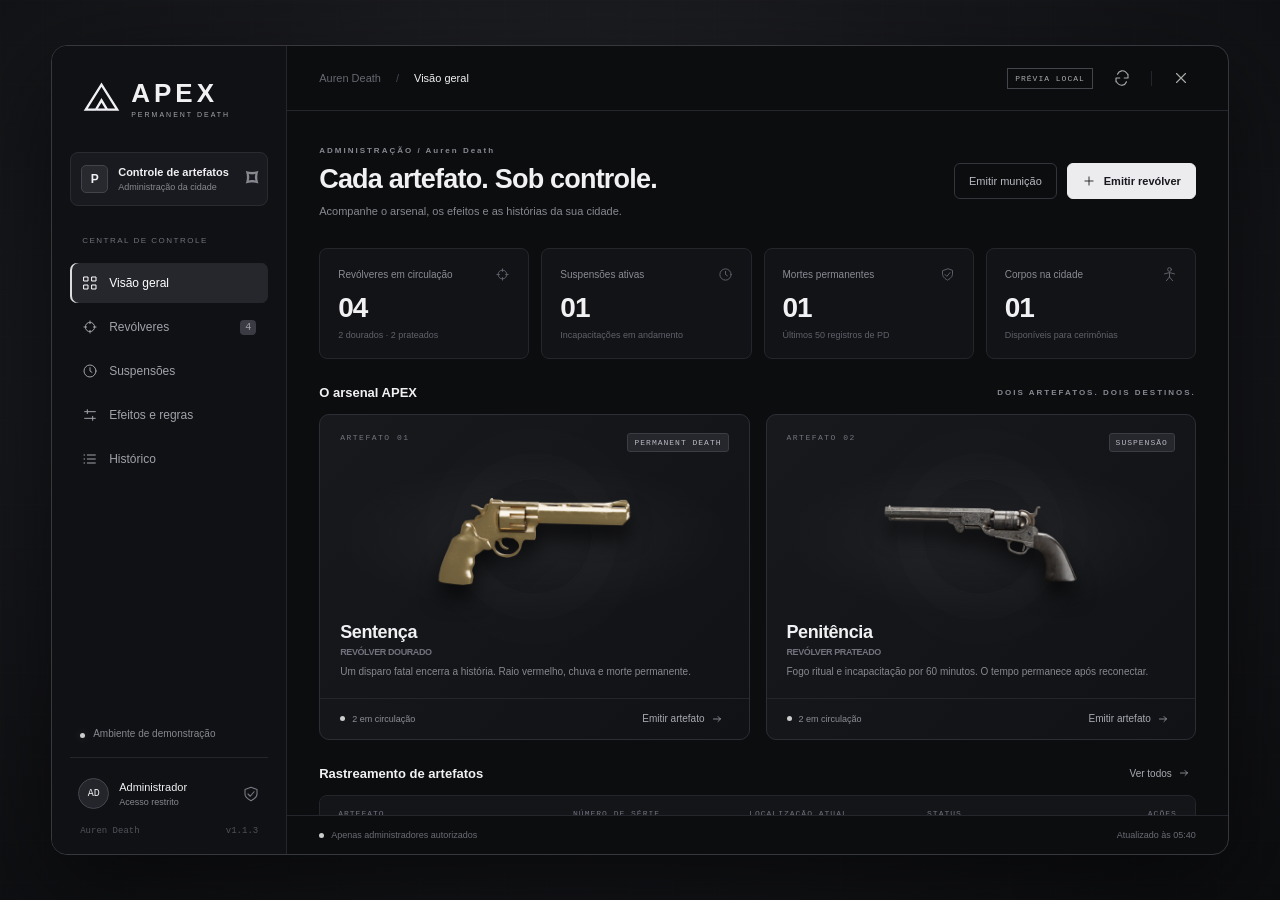
<file: DEV.HTML>
<!doctype html>
<html lang="pt-BR">
<head><meta charset="utf-8"><meta name="viewport" content="width=device-width,initial-scale=1"><title>Auren Death • Controle administrativo</title><style>@charset "UTF-8";
:root{color-scheme:normal;background:transparent;--bg:#0c0d0f;--panel:#121316;--line:#25262b;--text:#f1f1f3;--muted:#878890;--soft:#b5b6bd;--sans:"Segoe UI",Arial,sans-serif;--mono:Consolas,"Courier New",monospace}
.shell,dialog,#suspension-hud,#sentence{color-scheme:dark}
.heading-actions{display:flex;gap:10px;flex-wrap:wrap;justify-content:flex-end}
*{box-sizing:border-box}html,body{margin:0;width:100%;height:100%;overflow:hidden}body{font-family:var(--sans);color:var(--text);background:transparent;font-size:13px;-webkit-font-smoothing:antialiased}body.dev{background:radial-gradient(ellipse at 45% 40%,#303136 0,#17181c 55%,#0c0d0f 100%)}body.dev:before{content:"";position:fixed;inset:0;background-image:linear-gradient(#ffffff02 1px,transparent 1px),linear-gradient(90deg,#ffffff02 1px,transparent 1px);background-size:42px 42px;pointer-events:none}
button,input,select{font:inherit}button{cursor:pointer}button:disabled{opacity:.4;cursor:wait}button,a,input,select{outline-offset:4px}button:focus-visible,a:focus-visible{outline:2px solid #aaa}button{color:inherit}a{color:inherit;text-decoration:none}[hidden]{display:none!important}svg{display:block;width:18px;height:18px}button svg{pointer-events:none}.shell{position:absolute;inset:5vh 4vw;max-width:1420px;max-height:940px;margin:auto;display:flex;background:var(--bg);border:1px solid #37383d;border-radius:16px;box-shadow:0 30px 100px #0009;overflow:hidden;animation:appear .24s ease}.sidebar{width:235px;flex-shrink:0;background:#101114;border-right:1px solid var(--line);padding:32px 18px 18px;display:flex;flex-direction:column}.brand{display:flex;gap:11px;align-items:center;padding:0 13px;font-size:26px;letter-spacing:4px;font-weight:750}.brand svg{width:37px;height:35px}.brand-sub{display:block;letter-spacing:2px;font-size:7px;font-weight:500;color:#a4a5ac;margin-top:2px}.workspace{display:flex;align-items:center;gap:10px;background:#191a1f;border:1px solid #2a2b31;border-radius:8px;margin:34px 0 30px;padding:12px 10px;font-size:11px;font-weight:600}.workspace small{display:block;color:var(--muted);font-size:9px;font-weight:400;margin-top:4px}.workspace-symbol{border:1px solid #42434b;border-radius:5px;width:27px;height:28px;display:grid;place-items:center;font-size:12px;background:#28292f}.lock{margin-left:auto;color:var(--muted);font-size:22px}.nav-label{font-size:8px;letter-spacing:1.5px;color:#70717a;margin:0 12px 14px}.nav{display:flex;align-items:center;gap:11px;width:100%;padding:12px;border:0;background:none;border-radius:7px;text-align:left;color:#a1a2aa;margin:4px 0;font-size:12px}.nav:hover{background:#1b1c21;color:white}.nav.active{color:#fff;background:#26272d;box-shadow:inset 2px 0 0 #ddd}.nav svg{width:16px;height:16px}.nav-count{margin-left:auto;font:10px var(--mono);background:#3b3c43;padding:2px 5px;border-radius:4px}.sidebar-bottom{margin-top:auto}.connection{border-bottom:1px solid var(--line);padding:18px 10px;display:flex;gap:8px;font-size:10px;color:var(--muted)}.connection i,.small-dot{width:5px;height:5px;display:inline-block;border-radius:50%;background:#ccc;flex-shrink:0}.connection i{margin-top:5px;box-shadow:0 0 8px #ffffff30}.profile{display:flex;align-items:center;gap:10px;padding:20px 8px 17px;font-size:11px}.profile small{display:block;color:var(--muted);font-size:9px;margin-top:4px}.profile>span{margin-left:auto;color:#777883}.avatar{display:grid;place-items:center;border:1px solid #44454d;border-radius:50%;width:31px;height:31px;font:10px var(--mono);background:#24252b}.version{color:#51525b;display:flex;justify-content:space-between;margin:0 10px;font:9px var(--mono)}.main{flex:1;min-width:0;display:flex;flex-direction:column}.topbar{height:65px;min-height:65px;border-bottom:1px solid var(--line);display:flex;align-items:center;justify-content:space-between;padding:0 32px;font-size:11px}.breadcrumb{color:#666771}.slash{margin:0 15px;color:#44454e}.topbar-actions{display:flex;gap:14px;align-items:center}.preview-label{font:8px var(--mono);letter-spacing:1px;border:1px solid #45464d;padding:5px 7px;color:#aaa}.icon-button{border:0;background:none;display:grid;place-items:center;color:#aaa;padding:6px;border-radius:5px}.icon-button:hover{color:#fff;background:#292a30}.divider{height:15px;width:1px;background:var(--line)}main{padding:30px 32px 24px;overflow:auto;flex:1;scrollbar-width:thin;scrollbar-color:#3a3b42 transparent}footer{height:39px;min-height:39px;border-top:1px solid var(--line);display:flex;align-items:center;justify-content:space-between;padding:0 32px;color:#6b6c75;font-size:9px}footer span{display:flex;gap:7px;align-items:center}.page-heading{display:flex;justify-content:space-between;align-items:center;gap:20px;margin-bottom:27px}.eyebrow{font-size:8px;letter-spacing:2px;color:#878892;font-weight:600}h1{font-size:27px;letter-spacing:-.8px;margin:8px 0 7px;font-weight:600}h2{font-size:18px;font-weight:600;letter-spacing:-.4px;margin:8px 0}h3{font-size:13px;font-weight:600;margin:0}p{color:var(--muted);font-size:11px;line-height:1.7;margin:0}.button{display:inline-flex;align-items:center;justify-content:center;gap:8px;border:1px solid #33343c;border-radius:6px;padding:10px 14px;font-size:11px;min-height:36px;background:#23242a;transition:background .15s}.button svg{width:14px;height:14px}.button.primary{background:#ececee;border-color:#ececee;color:#18191d;font-weight:600}.button.primary:hover{background:#fff}.button.secondary{background:transparent;color:#b8b9c1}.button.secondary:hover{background:#25262c}.button.small{min-height:29px;padding:7px 9px;font-size:10px}.metrics{display:grid;grid-template-columns:repeat(4,1fr);gap:12px;margin-bottom:22px}.metric{padding:18px;background:var(--panel);border:1px solid var(--line);border-radius:8px}.metric-top{display:flex;justify-content:space-between;align-items:center;color:#898a94;font-size:10px}.metric-top svg{width:15px;height:15px;color:#62636e}.metric-value{font-size:28px;font-weight:550;letter-spacing:-1px;margin:10px 0 6px}.metric-value small{font-size:12px;color:#666773;margin-left:5px}.metric-detail{font-size:9px;color:#60616c}.arsenal-heading,.section-heading{display:flex;align-items:center;justify-content:space-between;margin:26px 0 14px}.text-link{background:none;border:0;color:#a9aab3;font-size:10px;display:flex;align-items:center;gap:6px}.text-link:hover{color:white}.text-link svg{width:12px;height:12px}.weapon-cards{display:grid;grid-template-columns:1fr 1fr;gap:16px}.weapon-card{position:relative;overflow:hidden;border:1px solid #2d2e35;border-radius:10px;background:linear-gradient(135deg,#18191d,#111215)}.weapon-card-top{display:flex;justify-content:space-between;padding:18px 20px 0;font:8px var(--mono);letter-spacing:1.5px;color:#73747f}.tag{font-size:8px;letter-spacing:1px;background:#26272d;border:1px solid #3b3c44;padding:4px 6px;border-radius:3px;color:#b9bac3}.weapon-visual{height:170px;position:relative;display:grid;place-items:center;background:radial-gradient(ellipse,#ffffff0d 0,transparent 65%)}.weapon-visual:before{position:absolute;content:"";width:115px;height:115px;border:1px solid #ffffff06;border-radius:50%;box-shadow:0 0 0 25px #ffffff02,0 0 0 50px #ffffff01}.weapon-visual img{position:relative;max-height:180px;width:84%;object-fit:contain;filter:drop-shadow(0 14px 10px #000a);transition:transform .4s}.weapon-card:hover img{transform:translateY(-4px) rotate(-2deg)}.weapon-card-info{padding:0 20px 18px}.weapon-card-info h2{margin:0 0 6px;font-size:18px}.weapon-card-info p{font-size:10px;max-width:95%}.weapon-card-bottom{border-top:1px solid var(--line);display:flex;justify-content:space-between;align-items:center;padding:13px 20px;font-size:9px;color:#8d8e98}.availability{display:flex;gap:7px;align-items:center}.panel{border:1px solid var(--line);border-radius:8px;background:var(--panel);overflow:hidden}.panel-header{display:flex;align-items:center;justify-content:space-between;padding:17px 20px;border-bottom:1px solid var(--line)}.panel-header h3{font-size:12px}.pill{display:inline-flex;gap:5px;align-items:center;border:1px solid #383942;border-radius:4px;background:#24252b;color:#bcbcc4;padding:4px 6px;font:9px var(--mono);white-space:nowrap}.pill.muted{color:#767781;background:#1b1c20;border-color:#2d2e34}.toolbar{display:flex;gap:10px;align-items:center;margin-bottom:15px}.search{flex:1;position:relative}.search>span{position:absolute;left:13px;top:11px;color:#757681}.search input{padding-left:38px;width:100%}input,select{background:#15161a;border:1px solid #34353d;border-radius:5px;padding:10px 11px;color:#e2e2e7;font-size:11px}input:focus,select:focus{border-color:#8c8d97;outline:none}input::placeholder{color:#696a75}select{min-width:130px}table{width:100%;border-collapse:collapse;text-align:left;font-size:10px}th{font:8px var(--mono);letter-spacing:1px;color:#70717e;font-weight:400;padding:13px 18px;background:#141519;border-bottom:1px solid var(--line)}td{padding:15px 18px;border-bottom:1px solid #222329;color:#b8b9c2}tr:last-child td{border-bottom:0}tbody tr:hover{background:#ffffff02}.table-wrap{overflow:auto}.item-cell{display:flex;align-items:center;gap:10px}.item-thumb{width:42px;height:34px;background:#202127;border-radius:4px;object-fit:contain;padding:2px}.item-cell strong{color:#dbdce2;font-size:10px;font-weight:500}.item-cell small,.subtext{display:block;color:#72737e;font-size:9px;margin-top:4px}.mono{font:9px var(--mono)}.actions{display:flex;gap:6px;justify-content:flex-end}.actions .icon-button{background:#222329;border:1px solid #35363f;padding:6px}.actions svg{width:13px;height:13px}.empty{padding:38px 20px;text-align:center;color:#777884;font-size:11px}.empty svg{width:24px;height:24px;margin:0 auto 12px}.notice{display:flex;gap:10px;border:1px solid #35363e;border-radius:6px;padding:13px 15px;background:#1b1c22;margin-top:16px;font-size:10px;color:#92939e;line-height:1.7}.notice svg{flex-shrink:0}.settings-grid{display:grid;grid-template-columns:1fr 1fr;gap:16px}.settings-panel{padding:21px}.settings-title{display:flex;align-items:center;gap:11px;margin-bottom:20px}.settings-title>span{border:1px solid #42434b;border-radius:7px;padding:10px;background:#222329}.settings-title p{margin-top:4px;font-size:10px}.field{margin-top:20px}.field label{display:flex;justify-content:space-between;color:#b9bac3;font-size:10px;margin-bottom:9px}.field input[type=number]{width:100%}.field small{display:block;color:#686974;font-size:9px;margin-top:8px;line-height:1.6}.field input[type=range]{padding:0;accent-color:#ddd;width:100%;height:4px;margin:12px 0}.toggle-row{display:flex;align-items:center;justify-content:space-between;border-top:1px solid #292a31;padding:15px 0;margin-top:5px}.toggle-row strong{font-size:10px;font-weight:500}.toggle-row small{display:block;color:#70717e;font-size:9px;margin-top:5px}.toggle{position:relative;width:33px;height:19px;flex-shrink:0}.toggle input{opacity:0;position:absolute;inset:0;cursor:pointer;width:100%;height:100%;z-index:1;margin:0}.toggle span{position:absolute;inset:0;background:#36373f;border:1px solid #4a4b54;border-radius:12px;transition:.2s}.toggle span:after{content:"";position:absolute;width:11px;height:11px;border-radius:50%;top:3px;left:3px;background:#888994;transition:.2s}.toggle input:checked+span{background:#e1e1e5;border-color:#e1e1e5}.toggle input:checked+span:after{transform:translateX(13px);background:#27282d}.toggle input:focus-visible+span{outline:2px solid #ddd;outline-offset:4px}.rgb{display:flex;gap:9px}.rgb input{width:100%;min-width:0}.effect-preview{height:150px;border:1px solid #2d2e36;border-radius:6px;background:radial-gradient(ellipse at bottom,#ffffff08,transparent 65%),#0e0f12;margin-top:20px;position:relative;overflow:hidden;display:grid;place-items:center}.effect-preview svg{width:33px;height:92px;filter:drop-shadow(0 0 8px currentColor);color:rgb(var(--bolt,255,24,40))}.effect-preview small{position:absolute;bottom:11px;color:#5d5e6a;font:8px var(--mono);letter-spacing:1px}.settings-save{display:flex;justify-content:space-between;align-items:center;margin-top:22px;border-top:1px solid var(--line);padding-top:20px;color:#6e6f7b;font-size:10px}.countdown{font:14px var(--mono);color:#ddd}.log-action{color:#d8d9e0;font-weight:500}.log-detail{max-width:380px;word-break:break-word;font-size:9px;line-height:1.7;color:#777884}.status-bar{height:3px;background:#33343d;margin-top:7px;max-width:150px}.status-bar span{height:100%;background:#bfc0c8;display:block}dialog{padding:0;border:1px solid #464751;border-radius:12px;background:#141519;color:#eee;width:460px;max-width:90vw;box-shadow:0 30px 100px #000b}dialog::backdrop{background:#0009;backdrop-filter:blur(5px)}.modal-heading{display:flex;justify-content:space-between;align-items:flex-start;padding:24px 24px 18px;border-bottom:1px solid var(--line)}.modal-heading h2{font-size:22px;margin-bottom:0}#modal-content{padding:0 24px 24px}#modal-content select{width:100%}.modal-footer{display:flex;justify-content:flex-end;gap:8px;border-top:1px solid var(--line);padding:18px 24px}.modal-weapon{height:140px;display:flex;align-items:center;justify-content:center;background:radial-gradient(ellipse,#ffffff08,transparent 70%)}.modal-weapon img{width:240px;height:165px;object-fit:contain}.modal-description{margin-top:20px;color:#a7a8b2;line-height:1.8;font-size:12px}#toast{position:fixed;bottom:7vh;left:50%;transform:translateX(-50%);z-index:30;padding:12px 22px;border:1px solid #656671;border-radius:7px;background:#26272e;box-shadow:0 8px 30px #0008;font-size:12px;max-width:80vw}#suspension-hud{position:fixed;bottom:4vh;left:50%;transform:translateX(-50%);display:flex;align-items:center;gap:18px;background:#0c0d0fed;border:1px solid #4a4b53;border-radius:10px;padding:18px 24px;box-shadow:0 10px 40px #0008}.hud-symbol{font-size:30px;color:#aaa}#suspension-hud small{display:block;font:8px var(--mono);letter-spacing:2px;color:#7b7c86}#suspension-hud strong{display:block;font-size:13px;margin:5px 0}#suspension-hud div>span{color:#81828c;font-size:10px}#suspension-time{font:22px var(--mono);margin-left:15px}#sentence{position:fixed;inset:0;background:radial-gradient(ellipse,#141519fa,#000);display:flex;flex-direction:column;align-items:center;justify-content:center;z-index:50;text-align:center}#sentence h1{font-size:50px;letter-spacing:-2px;margin:24px 0 17px}#sentence p{color:#aaa;font-size:14px}#sentence small{font-size:10px;color:#676873;letter-spacing:1px}.sentence-rule{height:1px;width:50px;background:#555;margin:40px 0 25px}@keyframes appear{from{opacity:0;transform:translateY(8px)}to{opacity:1;transform:translateY(0)}}@media(max-width:1100px){.shell{inset:3vh 2vw}.sidebar{width:200px;padding-left:12px;padding-right:12px}main{padding:25px 24px}.topbar,footer{padding-left:24px;padding-right:24px}.weapon-visual{height:145px}.weapon-visual img{max-height:160px}td,th{padding-left:12px;padding-right:12px}.metric{padding:14px}.metrics{gap:8px}}@media(max-width:760px){.shell{inset:10px}.sidebar{width:64px;padding:24px 8px}.brand{padding:0;justify-content:center}.brand>span,.workspace,.nav-label,.nav-count,.sidebar-bottom,.nav:not(.active){display:none}.nav{font-size:0;padding:14px;justify-content:center}.nav.active{font-size:0}.metrics{grid-template-columns:1fr 1fr}.weapon-cards,.settings-grid{grid-template-columns:1fr}.topbar{padding:0 16px}main{padding:22px 16px}.page-heading{align-items:flex-start}h1{font-size:24px}.page-heading .button{font-size:0}.page-heading .button svg{width:18px;height:18px}footer{padding:0 16px}footer span:first-child{display:none}.toolbar{flex-wrap:wrap}.toolbar .search{min-width:100%}.topbar-actions{gap:8px}.breadcrumb,.slash{display:none}}
</style></head>
<body>
<div id="app" class="shell" hidden>
  <aside class="sidebar">
    <a class="brand" href="#"><svg viewBox="0 0 40 36" aria-hidden="true"><path d="M3 30 20 3 37 30H26l-6-10-6 10Z" fill="none" stroke="currentColor" stroke-width="2.5"/><path d="M15 30h10" stroke="currentColor" stroke-width="2.5"/></svg><span>APEX<span class="brand-sub">PERMANENT DEATH</span></span></a>
    <div class="workspace"><span class="workspace-symbol">P</span><div>Controle de artefatos<small>Administração da cidade</small></div><span class="lock">⌑</span></div>
    <div class="nav-label">CENTRAL DE CONTROLE</div>
    <nav aria-label="Navegação principal">
      <button data-page="overview" class="nav active"><span data-icon="grid"></span>Visão geral</button>
      <button data-page="weapons" class="nav"><span data-icon="crosshair"></span>Revólveres<span id="nav-count" class="nav-count">0</span></button>
      <button data-page="suspensions" class="nav"><span data-icon="clock"></span>Suspensões</button>
      <button data-page="settings" class="nav"><span data-icon="sliders"></span>Efeitos e regras</button>
      <button data-page="history" class="nav"><span data-icon="list"></span>Histórico</button>
    </nav>
    <div class="sidebar-bottom"><div class="connection"><i></i><span id="connection-label">Servidor conectado</span></div><div class="profile"><div class="avatar">AD</div><div>Administrador<small>Acesso restrito</small></div><span data-icon="shield"></span></div><small class="version">Auren Death <span>v1.1.3</span></small></div>
  </aside>
  <div class="main">
    <header class="topbar"><div><span class="breadcrumb">Auren Death</span><span class="slash">/</span><span id="breadcrumb">Visão geral</span></div><div class="topbar-actions"><span class="preview-label" id="preview-label" hidden>PRÉVIA LOCAL</span><button class="icon-button" id="refresh" title="Atualizar" aria-label="Atualizar"><span data-icon="refresh"></span></button><span class="divider"></span><button class="icon-button" id="close" title="Fechar • ESC" aria-label="Fechar painel"><span data-icon="x"></span></button></div></header>
    <main id="content"></main>
    <footer><span><i class="small-dot"></i> Apenas administradores autorizados</span><span id="sync-time">Sincronizando…</span></footer>
  </div>
</div>
<dialog id="modal"><form id="modal-form"><div class="modal-heading"><div><span class="eyebrow">CONTROLE DE ARSENAL</span><h2 id="modal-title">Emitir revólver</h2></div><button type="button" id="modal-close" class="icon-button" aria-label="Fechar diálogo">✕</button></div><div id="modal-content"></div><div class="modal-footer"><button type="button" class="button secondary" id="modal-cancel">Cancelar</button><button class="button primary" type="submit" id="modal-submit">Confirmar</button></div></form></dialog>
<div id="toast" role="status" hidden></div>
<div id="suspension-hud" hidden><span class="hud-symbol">◷</span><div><small>PENITÊNCIA</small><strong>Você está incapacitado</strong><span>Aguarde o fim da suspensão</span></div><b id="suspension-time">60:00</b></div>
<div id="sentence" hidden><span class="eyebrow">SUA HISTÓRIA CHEGOU AO FIM</span><h1>Morte permanente.</h1><p id="sentence-message"></p><span class="sentence-rule"></span><small>Uma nova história começa com você.</small></div>
<script>window.APEX_PREVIEW=true;window.APEX_ASSET_ROOT='web/assets/';
'use strict';
const $ = (s, root=document) => root.querySelector(s);
const esc = value => String(value ?? '').replace(/[&<>"']/g,c=>({'&':'&amp;','<':'&lt;','>':'&gt;','"':'&quot;',"'":'&#39;'}[c]));
const paths={grid:'M3 3h6v6H3z M15 3h6v6h-6z M3 15h6v6H3z M15 15h6v6h-6z',crosshair:'M12 3v4 M12 17v4 M3 12h4 M17 12h4 M19 12a7 7 0 1 1-14 0 7 7 0 0 1 14 0Z',clock:'M21 12a9 9 0 1 1-18 0 9 9 0 0 1 18 0Z M12 7v5l3 2',sliders:'M4 7h16 M4 17h16 M8 4v6 M16 14v6',list:'M8 6h12 M8 12h12 M8 18h12 M3 6h1 M3 12h1 M3 18h1',refresh:'M20 7v5h-5 M4 17v-5h5 M6 7a7 7 0 0 1 12-2l2 3 M18 17a7 7 0 0 1-12 2l-2-3',x:'M6 6l12 12 M18 6 6 18',shield:'M12 3 4 6v6c0 5 8 9 8 9s8-4 8-9V6Z M8 12l3 3 5-6',plus:'M12 5v14 M5 12h14',arrow:'M5 12h14 M14 7l5 5-5 5',search:'M18 18l3 3 M17 10a7 7 0 1 1-14 0 7 7 0 0 1 14 0Z',pin:'M12 21s7-7 7-12a7 7 0 0 0-14 0c0 5 7 12 7 12Z M14 9a2 2 0 1 1-4 0 2 2 0 0 1 4 0Z',trash:'M3 6h18 M9 6V3h6v3 M5 6l1 15h12l1-15 M10 10v7 M14 10v7',bolt:'M13 2 4 14h7l-1 8 10-13h-8Z',flame:'M12 3c2 4-2 5 1 8 1-1 2-2 2-4 4 5 5 8 2 12-3 3-8 2-10-1C4 14 7 10 9 8c-1 4 1 4 2 5 2-3-1-5 1-10Z',cloud:'M6 17a4 4 0 1 1 1-8 6 6 0 0 1 11 0 4 4 0 0 1 0 8 M8 20v2 M12 20v2 M16 20v2',info:'M21 12a9 9 0 1 1-18 0 9 9 0 0 1 18 0Z M12 11v6 M12 7v1',check:'M5 12l4 4L19 6',body:'M15 4a3 3 0 1 1-6 0 3 3 0 0 1 6 0Z M4 11l8-2 8 2 M12 9v7 M12 16l-5 6 M12 16l5 6'};
const icon=name=>`<svg viewBox="0 0 24 24" fill="none" stroke="currentColor" stroke-width="1.5" stroke-linecap="round" stroke-linejoin="round" aria-hidden="true"><path d="${paths[name]||paths.info}"/></svg>`;
document.querySelectorAll('[data-icon]').forEach(e=>e.innerHTML=icon(e.dataset.icon));
// O cenário de demonstração só é ativado pelo DEV.HTML, nunca pela ausência de uma API.
const dev=window.APEX_PREVIEW===true;
const labels={overview:'Visão geral',weapons:'Revólveres',suspensions:'Suspensões',settings:'Efeitos e regras',history:'Histórico'};
const names={gold:'Sentença',silver:'Penitência'};
let state={weapons:[],players:[],suspensions:[],bodies:[],logs:[],deaths:[],settings:{}},page='overview',search='',filter='all',busy=false,submitModal=null,toastTimer;
const assetRoot=window.APEX_ASSET_ROOT||'assets/';
const image=kind=>assetRoot+'apex_pd_'+kind+'.png';
const ammoNames={gold:'Death .1',silver:'Paralisation 0mm'};
const ammoImage=kind=>assetRoot+(kind==='gold'?'ammo-apex-death':'ammo-apex-paralisation')+'.png';
const countdown=seconds=>`${String(Math.floor(seconds/3600)).padStart(2,'0')}:${String(Math.floor(seconds%3600/60)).padStart(2,'0')}:${String(seconds%60).padStart(2,'0')}`;
const now=()=>Math.floor(Date.now()/1000)+(state.serverTime?state.serverTime-state.receivedAt:0);
const activeWeapons=()=>state.weapons.filter(w=>!w.revoked);
const demo=()=>({serverTime:Math.floor(Date.now()/1000),settings:{silverMinutes:60,fire:true,fireScale:.65,lightning:true,lightningRed:255,lightningGreen:24,lightningBlue:40,rain:true,rainMinutes:10,rainIntensity:.8},players:[{id:12,name:'Lucas Andrade',citizenid:'APX10291'},{id:28,name:'Helena Duarte',citizenid:'APX20842'},{id:41,name:'Miguel Costa',citizenid:'APX31670'}],weapons:[{serial:'APEX-GOLD-7F2A91',kind:'gold',location:{type:'player',id:12,label:'Lucas Andrade',citizenid:'APX10291',coords:{x:215.76,y:-810.12,z:30.73},seenAt:Math.floor(Date.now()/1000)}},{serial:'APEX-SILVER-3B8C04',kind:'silver',location:{type:'player',id:28,label:'Helena Duarte',citizenid:'APX20842',coords:{x:-560.4,y:286.5,z:82.2},seenAt:Math.floor(Date.now()/1000)}},{serial:'APEX-GOLD-9D6E22',kind:'gold',location:{type:'stash',id:'apex_arsenal',label:'Arsenal central',coords:{x:452.1,y:-980.2,z:30.6},seenAt:Math.floor(Date.now()/1000)}},{serial:'APEX-SILVER-5A1F73',kind:'silver',location:{type:'player',id:41,label:'Miguel Costa',citizenid:'APX31670',coords:{x:-1029,y:-2731,z:13},seenAt:Math.floor(Date.now()/1000)}}],suspensions:[{citizenid:'APX44310',name:'Rafael Santos',id:56,expires:Math.floor(Date.now()/1000)+2743}],bodies:[{id:'body-1',name:'Arthur Vieira',carrier:false}],deaths:[{citizenid:'APX51203',status:'complete',created_at:new Date().toISOString()}],logs:[{id:4,actor:'APX10291',action:'weapon.issue',detail:JSON.stringify({kind:'gold',serial:'APEX-GOLD-7F2A91',target:'APX10291'}),created_at:new Date().toISOString()},{id:3,actor:'APX20842',action:'silver.hit',detail:JSON.stringify({victim:'APX44310',serial:'APEX-SILVER-3B8C04'}),created_at:new Date(Date.now()-240000).toISOString()},{id:2,actor:'APX10291',action:'pd.sentence',detail:JSON.stringify({victim:'APX51203',serial:'APEX-GOLD-9D6E22'}),created_at:new Date(Date.now()-960000).toISOString()}]});
function setState(data){state={...state,...data,receivedAt:Math.floor(Date.now()/1000)};render();$('#sync-time').textContent='Atualizado às '+new Date().toLocaleTimeString('pt-BR',{hour:'2-digit',minute:'2-digit'});}
function toast(text){$('#toast').textContent=text;$('#toast').hidden=false;clearTimeout(toastTimer);toastTimer=setTimeout(()=>$('#toast').hidden=true,4200);}
async function api(endpoint,data={}){
  if(dev){
    if(endpoint==='refresh')return {ok:true,data:state};
    if(endpoint==='close')return {ok:true};
    const payload=data.data||{};
    if(data.action==='issue'){
      const p=state.players.find(p=>p.id===Number(payload.target));if(!p)return {ok:false,error:'Selecione um jogador'};
      const serial=`APEX-${payload.kind.toUpperCase()}-${Math.random().toString(16).slice(2,8).toUpperCase()}`;
      state.weapons.unshift({serial,kind:payload.kind,location:{type:'player',id:p.id,label:p.name,citizenid:p.citizenid,seenAt:now(),coords:{x:215,y:-810,z:30}}});
      state.logs.unshift({id:Date.now(),actor:'ADMIN',action:'weapon.issue',detail:JSON.stringify({serial,target:p.citizenid}),created_at:new Date().toISOString()});
      return {ok:true,message:'Revólver emitido na demonstração'};
    }
    if(data.action==='ammo')return {ok:true,message:`Demonstração: ${payload.count} munições ${ammoNames[payload.kind]} entregues`};
    if(data.action==='revoke'){state.weapons.forEach(w=>{if(w.serial===payload.serial)w.revoked=true});return {ok:true,message:'Revólver revogado na demonstração'};}
    if(data.action==='settings'){state.settings={...payload};return {ok:true,message:'Configurações atualizadas na demonstração'};}
    if(data.action==='release'){state.suspensions=state.suspensions.filter(s=>s.citizenid!==payload.citizenid);return {ok:true,message:'Suspensão encerrada na demonstração'};}
    if(data.action==='locate'){const w=state.weapons.find(w=>w.serial===payload.serial);return w?.location?.coords?{ok:true,message:`Localização: ${w.location.coords.x}, ${w.location.coords.y}`}:{ok:false,error:'Sem coordenadas conhecidas'};}
    if(data.action==='retryWipes')return {ok:true,message:'Demonstração: nenhuma pendência real'};
    return {ok:false,error:'Ação desconhecida'};
  }
  const controller=new AbortController();const timeout=setTimeout(()=>controller.abort(),25000);
  try{const response=await fetch(`https://${GetParentResourceName()}/${endpoint}`,{method:'POST',headers:{'Content-Type':'application/json'},body:JSON.stringify(data),signal:controller.signal});return await response.json();}
  catch{return {ok:false,error:'Não foi possível comunicar com o servidor'};}finally{clearTimeout(timeout);}
}
async function refresh(){const result=await api('refresh');if(result.ok)setState(result.data);else toast(result.error||'Falha ao atualizar');}
async function action(type,data){if(busy)return false;busy=true;document.querySelectorAll('button[type=submit]').forEach(b=>b.disabled=true);try{const r=await api('action',{action:type,data});toast(r.ok?r.message||'Operação concluída':r.error||'Falha na operação');if(r.ok){if(dev)render();else await refresh();}return r.ok;}finally{busy=false;document.querySelectorAll('button[type=submit]').forEach(b=>b.disabled=false);}}
const heading=(eyebrow,title,description,button=true)=>`<div class="page-heading"><div><span class="eyebrow">${eyebrow}</span><h1>${title}</h1><p>${description}</p></div>${button?`<div class="heading-actions"><button class="button secondary" data-ammo="gold">Emitir munição</button><button class="button primary" data-issue="gold">${icon('plus')} Emitir revólver</button></div>`:''}</div>`;
function metric(title,value,detail,ic){return `<div class="metric"><div class="metric-top">${title}${icon(ic)}</div><div class="metric-value">${value}</div><div class="metric-detail">${detail}</div></div>`;}
function weaponCard(kind){const silver=kind==='silver';return `<article class="weapon-card"><div class="weapon-card-top"><span>ARTEFATO ${silver?'02':'01'}</span><span class="tag">${silver?'SUSPENSÃO':'PERMANENT DEATH'}</span></div><div class="weapon-visual"><img src="${image(kind)}" alt="Revólver ${silver?'prateado':'dourado'} APEX"></div><div class="weapon-card-info"><h2>${names[kind]}<span class="subtext">REVÓLVER ${silver?'PRATEADO':'DOURADO'}</span></h2><p>${silver?`Fogo ritual e incapacitação por ${state.settings.silverMinutes||60} minutos. O tempo permanece após reconectar.`:'Um disparo fatal encerra a história. Raio vermelho, chuva e morte permanente.'}</p></div><div class="weapon-card-bottom"><span class="availability"><i class="small-dot"></i>${activeWeapons().filter(w=>w.kind===kind).length} em circulação</span><button class="text-link" data-issue="${kind}">Emitir artefato ${icon('arrow')}</button></div></article>`;}
function locationText(loc){if(!loc)return 'Sem localização';if(loc.type==='player'){const online=state.players.some(p=>p.citizenid===loc.citizenid);return `${esc(loc.label||loc.citizenid)}<span class="subtext">${online?'ID '+esc(loc.id)+' • Online':'Personagem offline • última posição'}</span>`;}return `${esc(loc.label||loc.id||'Não localizado')}<span class="subtext">${esc(({stash:'Depósito',trunk:'Porta-malas',glovebox:'Porta-luvas',drop:'No chão',container:'Contêiner'})[loc.type]||loc.type||'Aguardando registro')}</span>`;}
function table(weapons){return `<div class="table-wrap"><table><thead><tr><th>ARTEFATO</th><th>NÚMERO DE SÉRIE</th><th>LOCALIZAÇÃO ATUAL</th><th>STATUS</th><th style="text-align:right">AÇÕES</th></tr></thead><tbody>${weapons.length?weapons.map(w=>`<tr><td><div class="item-cell"><img class="item-thumb" src="${image(w.kind)}" alt=""><div><strong>${names[w.kind]||esc(w.kind)}</strong><small>${w.kind==='gold'?'PD • Dourado':'Suspensão • Prateado'}</small></div></div></td><td class="mono">${esc(w.serial)}</td><td>${locationText(w.location)}</td><td><span class="pill ${w.revoked?'muted':''}">${w.revoked?'Revogado':'Em circulação'}</span></td><td><div class="actions"><button class="icon-button" title="Marcar no mapa" aria-label="Localizar ${esc(w.serial)}" data-locate="${esc(w.serial)}">${icon('pin')}</button>${!w.revoked?`<button class="icon-button" title="Revogar revólver" aria-label="Revogar ${esc(w.serial)}" data-revoke="${esc(w.serial)}">${icon('trash')}</button>`:''}</div></td></tr>`).join(''):`<tr><td colspan="5"><div class="empty">${icon('crosshair')}Nenhum revólver encontrado.</div></td></tr>`}</tbody></table></div>`;}
function overview(){const active=activeWeapons();return heading('ADMINISTRAÇÃO / Auren Death','Cada artefato. Sob controle.','Acompanhe o arsenal, os efeitos e as histórias da sua cidade.')+`<div class="metrics">${metric('Revólveres em circulação',String(active.length).padStart(2,'0'),`${active.filter(w=>w.kind==='gold').length} dourados · ${active.filter(w=>w.kind==='silver').length} prateados`,'crosshair')}${metric('Suspensões ativas',String(state.suspensions.length).padStart(2,'0'),'Incapacitações em andamento','clock')}${metric('Mortes permanentes',String(state.deaths.length).padStart(2,'0'),'Últimos 50 registros de PD','shield')}${metric('Corpos na cidade',String(state.bodies.length).padStart(2,'0'),'Disponíveis para cerimônias','body')}</div><div class="arsenal-heading"><h3>O arsenal APEX</h3><span class="eyebrow">DOIS ARTEFATOS. DOIS DESTINOS.</span></div><div class="weapon-cards">${weaponCard('gold')}${weaponCard('silver')}</div><div class="section-heading"><h3>Rastreamento de artefatos</h3><button class="text-link" data-go="weapons">Ver todos ${icon('arrow')}</button></div><div class="panel">${table(active.slice(0,3))}</div>`;}
function weapons(){const rows=state.weapons.filter(w=>{const matches=[w.serial,w.location?.label,w.location?.citizenid].join(' ').toLowerCase().includes(search.toLowerCase());return matches&&(filter==='all'||(filter==='revoked'?w.revoked:!w.revoked&&w.kind===filter));});return heading('RASTREAMENTO / ARSENAL','Revólveres','Uma identidade única para cada artefato, em qualquer inventário.')+`<div class="toolbar"><div class="search"><span>${icon('search')}</span><input id="search" placeholder="Buscar por série, portador ou personagem…" value="${esc(search)}" aria-label="Buscar revólveres"></div><select id="weapon-filter" aria-label="Filtrar arsenal">${[['all','Todos os artefatos'],['gold','Dourados ativos'],['silver','Prateados ativos'],['revoked','Revogados']].map(([v,l])=>`<option value="${v}" ${filter===v?'selected':''}>${l}</option>`).join('')}</select></div><div class="panel">${table(rows)}</div><div class="notice">${icon('info')}Posições são confirmadas em inventários carregados. Jogadores offline e depósitos fechados exibem a última localização registrada. Revogar impede os poderes imediatamente; a remoção offline ocorre ao carregar o inventário.</div>`;}
function suspensions(){return heading('ACOMPANHAMENTO / PENITÊNCIA','Suspensões','Gerencie o tempo de incapacitação dos personagens atingidos.',false)+`<div class="panel"><div class="panel-header"><h3>Incapacitações em andamento</h3><span class="pill">${state.suspensions.length} ativas</span></div><div class="table-wrap"><table><thead><tr><th>PERSONAGEM</th><th>IDENTIFICAÇÃO</th><th>TEMPO RESTANTE</th><th>CONEXÃO</th><th>AÇÃO</th></tr></thead><tbody>${state.suspensions.length?state.suspensions.map(s=>`<tr><td>${esc(s.name)}</td><td class="mono">${esc(s.citizenid)}</td><td><span class="countdown" data-expires="${s.expires}">${countdown(Math.max(0,s.expires-now()))}</span><div class="status-bar"><span style="width:${Math.min(100,(s.expires-now())/(state.settings.silverMinutes*60)*100)}%"></span></div></td><td><span class="pill ${s.id?'':'muted'}">${s.id?'Online • '+s.id:'Offline'}</span></td><td><button class="button small secondary" data-release="${esc(s.citizenid)}">Encerrar suspensão</button></td></tr>`).join(''):'<tr><td colspan="5"><div class="empty">Nenhuma suspensão ativa.</div></td></tr>'}</tbody></table></div></div><div class="notice">${icon('clock')}O prazo é salvo por personagem. Desconectar, reconectar ou reiniciar o servidor não reinicia a contagem. O tempo decorrido offline também conta.</div>`;}
const toggle=(key,label,detail)=>`<div class="toggle-row"><div><strong>${label}</strong><small>${detail}</small></div><label class="toggle"><input type="checkbox" name="${key}" ${state.settings[key]?'checked':''} aria-label="${label}"><span></span></label></div>`;
const number=(key,label,min,max,unit)=>`<div class="field"><label for="${key}">${label}<span>${unit}</span></label><input id="${key}" name="${key}" type="number" value="${state.settings[key]}" min="${min}" max="${max}" required></div>`;
function settings(){return heading('PERSONALIZAÇÃO / REGRAS','Efeitos e regras','Defina a presença de cada artefato e a duração de seus efeitos.',false)+`<form id="settings-form"><div class="settings-grid"><section class="panel settings-panel"><div class="settings-title"><span>${icon('bolt')}</span><div><h3>Sentença • Dourado</h3><p>Morte permanente e atmosfera</p></div></div>${toggle('lightning','Raio na vítima','Descarga visual diretamente na cabeça')}${toggle('rain','Chuva após o PD','Tempestade sincronizada na cidade')}<div class="field"><label>Cor do raio<span>RGB</span></label><div class="rgb">${[['lightningRed','Vermelho'],['lightningGreen','Verde'],['lightningBlue','Azul']].map(([k,l])=>`<input name="${k}" type="number" min="0" max="255" required value="${state.settings[k]}" aria-label="${l}">`).join('')}</div></div>${number('rainMinutes','Duração da chuva',1,120,'minutos')}<div class="field"><label for="rainIntensity">Intensidade da chuva<output>${Math.round(state.settings.rainIntensity*100)}%</output></label><input type="range" id="rainIntensity" name="rainIntensity" min=".1" max="1" step=".05" value="${state.settings.rainIntensity}"></div><div class="effect-preview" id="bolt-preview" style="--bolt:${state.settings.lightningRed},${state.settings.lightningGreen},${state.settings.lightningBlue}"><svg viewBox="0 0 40 110" fill="none" stroke="currentColor" stroke-width="2"><path d="M28 0 12 30l12 6-14 23 13 7-12 21 7 6-4 17"/></svg><small>PRÉVIA DA COR DO RAIO</small></div></section><section class="panel settings-panel"><div class="settings-title"><span>${icon('flame')}</span><div><h3>Penitência • Prateado</h3><p>Incapacitação e fogo ritual</p></div></div>${number('silverMinutes','Tempo de incapacitação',1,1440,'minutos')}<p style="margin:10px 0 20px;font-size:10px">Aplicado a novos disparos. Suspensões existentes mantêm o prazo original.</p>${toggle('fire','Fogo na vítima','Chamas visuais durante toda a suspensão')}<div class="field"><label for="fireScale">Escala das chamas<output>${state.settings.fireScale.toFixed(2)}×</output></label><input type="range" id="fireScale" name="fireScale" min=".1" max="2" step=".05" value="${state.settings.fireScale}"><small>As chamas não propagam incêndios nem causam dano adicional.</small></div><div class="notice">${icon('info')}O PD ocorre após um disparo fatal confirmado pelo servidor. O revólver prata incapacita ao atingir. Apenas armas APEX registradas recebem esses efeitos.</div></section></div><div class="settings-save"><span>Alterações ficam salvas para os próximos reinícios.</span><button class="button primary" type="submit">${icon('check')} Salvar configurações</button></div></form>`;}
const actionNames={'weapon.issue':'Revólver emitido','weapon.revoke':'Revólver revogado','settings.update':'Configurações alteradas','silver.hit':'Penitência aplicada','silver.release':'Suspensão encerrada','pd.sentence':'Morte permanente','pd.wipe_failed':'WIPE pendente','pd.retry':'Pendências processadas'};
function logTable(rows){return `<div class="table-wrap"><table><thead><tr><th>EVENTO</th><th>RESPONSÁVEL</th><th>DETALHES</th><th>HORÁRIO</th></tr></thead><tbody>${rows.length?rows.map(l=>`<tr><td class="log-action">${esc(actionNames[l.action]||l.action)}</td><td class="mono">${esc(l.actor)}</td><td class="log-detail">${esc(l.detail)}</td><td class="mono">${esc(typeof l.created_at==='number'?new Date(l.created_at).toLocaleString('pt-BR'):new Date(l.created_at).toLocaleString('pt-BR'))}</td></tr>`).join(''):'<tr><td colspan="4"><div class="empty">Nenhuma ação registrada.</div></td></tr>'}</tbody></table></div>`;}
function history(){const failed=state.deaths.filter(d=>d.status!=='complete');return heading('AUDITORIA / ATIVIDADE','Histórico','Emissões, efeitos e ações administrativas em um só lugar.',false)+(failed.length?`<div class="notice" style="margin:0 0 18px">${icon('info')}<div>${failed.length} exclusão(ões) pendente(s). ${failed.map(d=>`${esc(d.citizenid)}: ${esc(d.error||d.status)}`).join(' • ')}</div><button class="button small secondary" id="retry-wipes">Tentar novamente</button></div>`:'')+`<div class="panel"><div class="panel-header"><h3>Últimas ações</h3><span class="pill">${state.logs.length} registros</span></div>${logTable(state.logs)}</div>`;}
function render(){const focus=$('#search')===document.activeElement;const cursor=focus?$('#search').selectionStart:0;$('#content').innerHTML=({overview,weapons,suspensions,settings,history})[page]();$('#breadcrumb').textContent=labels[page];$('#nav-count').textContent=activeWeapons().length;document.querySelectorAll('[data-page]').forEach(e=>e.classList.toggle('active',e.dataset.page===page));if(focus){$('#search').focus();$('#search').setSelectionRange(cursor,cursor);}}
function navigate(to){page=to;render();$('#content').scrollTop=0;}
function modal(title,html,button,onSubmit){$('#modal-title').textContent=title;$('#modal-content').innerHTML=html;$('#modal-submit').textContent=button;submitModal=onSubmit;$('#modal').showModal();}
function issue(kind='gold'){modal('Emitir revólver',`<div class="modal-weapon"><img id="modal-image" src="${image(kind)}" alt="Revólver APEX"></div><div class="field"><label for="issue-kind">Artefato</label><select id="issue-kind">${Object.keys(names).map(k=>`<option value="${k}" ${k===kind?'selected':''}>${names[k]} • ${k==='gold'?'Dourado / PD':'Prateado / Suspensão'}</option>`).join('')}</select></div><div class="field"><label for="issue-player">Entregar para</label><select id="issue-player" required><option value="">Selecione um jogador online</option>${state.players.map(p=>`<option value="${p.id}">${esc(p.name)} • ID ${p.id}</option>`).join('')}</select></div><p style="margin-top:16px;font-size:10px">Cada emissão recebe uma série exclusiva e passa a ser rastreada.</p>`,'Emitir artefato',()=>action('issue',{kind:$('#issue-kind').value,target:Number($('#issue-player').value)}));}
$('#modal-form').addEventListener('submit',async e=>{e.preventDefault();if(submitModal&&await submitModal())$('#modal').close();});
function giveAmmo(kind='gold'){modal('Emitir munição',`<div class="modal-weapon"><img id="ammo-image" src="${ammoImage(kind)}" alt="Munição APEX"></div><div class="field"><label for="ammo-kind">Munição exclusiva</label><select id="ammo-kind">${Object.keys(ammoNames).map(k=>`<option value="${k}" ${k===kind?'selected':''}>${ammoNames[k]} • ${k==='gold'?'Dourado':'Prateado'}</option>`).join('')}</select></div><div class="field"><label for="ammo-player">Entregar para</label><select id="ammo-player" required><option value="">Selecione um jogador online</option>${state.players.map(p=>`<option value="${p.id}">${esc(p.name)} • ID ${p.id}</option>`).join('')}</select></div><div class="field"><label for="ammo-count">Quantidade</label><input id="ammo-count" type="number" min="1" max="250" step="1" value="12" required></div>`,'Entregar munição',()=>action('ammo',{kind:$('#ammo-kind').value,target:Number($('#ammo-player').value),count:Number($('#ammo-count').value)}));}
for(const selector of ['#modal-close','#modal-cancel'])$(selector).addEventListener('click',()=>$('#modal').close());
document.addEventListener('click',async e=>{
  const button=e.target.closest('button');if(!button)return;
  if(button.dataset.page)navigate(button.dataset.page);
  if(button.dataset.go)navigate(button.dataset.go);
  if(button.dataset.issue)issue(button.dataset.issue);
  if(button.dataset.ammo)giveAmmo(button.dataset.ammo);
  if(button.dataset.locate)await action('locate',{serial:button.dataset.locate});
  if(button.dataset.revoke){const serial=button.dataset.revoke;modal('Revogar artefato',`<p class="modal-description">Revogar <b>${esc(serial)}</b> remove seus poderes imediatamente e retira o revólver dos inventários carregados.</p><div class="notice">Inventários offline serão limpos quando carregarem.</div>`,'Revogar revólver',()=>action('revoke',{serial}));}
  if(button.dataset.release){const citizenid=button.dataset.release;modal('Encerrar suspensão',`<p class="modal-description">O personagem <b>${esc(citizenid)}</b> será liberado da incapacitação e do fogo ritual.</p>`,'Liberar personagem',()=>action('release',{citizenid}));}
  if(button.id==='retry-wipes')await action('retryWipes',{});
});
document.addEventListener('input',e=>{
  if(e.target.id==='search'){search=e.target.value;render();}
  if(e.target.type==='range'){e.target.closest('.field').querySelector('output').textContent=e.target.name==='rainIntensity'?Math.round(Number(e.target.value)*100)+'%':Number(e.target.value).toFixed(2)+'×';}
  if(e.target.name?.startsWith('lightning')){const f=$('#settings-form');$('#bolt-preview').style.setProperty('--bolt',['lightningRed','lightningGreen','lightningBlue'].map(k=>f.elements[k].value).join(','));}
});
document.addEventListener('change',e=>{if(e.target.id==='weapon-filter'){filter=e.target.value;render();}if(e.target.id==='issue-kind')$('#modal-image').src=image(e.target.value);if(e.target.id==='ammo-kind')$('#ammo-image').src=ammoImage(e.target.value);});
document.addEventListener('submit',async e=>{if(e.target.id!=='settings-form')return;e.preventDefault();const values={};for(const [key,value] of new FormData(e.target)){values[key]=['fire','lightning','rain'].includes(key)?true:Number(value);}for(const key of ['fire','lightning','rain'])values[key]=e.target.elements[key].checked;await action('settings',values);});
$('#refresh').addEventListener('click',refresh);
async function close(){$('#modal').close();if(dev){toast('Prévia local • o painel permanece aberto');return;}$('#app').hidden=true;await api('close');}
$('#close').addEventListener('click',close);
document.addEventListener('keydown',e=>{if(e.key==='Escape'&&!$('#modal').open)close();});
const thunderSounds=[];
function playThunder(volume){
  if(thunderSounds.length>=4){const old=thunderSounds.shift();old.pause();}
  const sound=new Audio(assetRoot+'pd-thunder.wav');
  sound.volume=Math.max(0,Math.min(1,Number.isFinite(volume)?volume:.95));
  thunderSounds.push(sound);
  const remove=()=>{const i=thunderSounds.indexOf(sound);if(i>=0)thunderSounds.splice(i,1);};
  sound.addEventListener('ended',remove,{once:true});sound.addEventListener('error',remove,{once:true});
  sound.play().catch(remove);
}
window.addEventListener('message',e=>{
  const m=e.data;if(!m||typeof m.action!=='string')return;
  if(m.action==='thunder')playThunder(m.volume);
  if(m.action==='open'){$('#app').hidden=false;$('#sentence').hidden=true;setState(m.data);}
  if(m.action==='close'){$('#app').hidden=true;$('#modal').close();}
  if(m.action==='suspension'){$('#suspension-hud').hidden=m.remaining<=0;$('#suspension-time').textContent=countdown(m.remaining);}
  if(m.action==='sentence'){$('#app').hidden=true;$('#sentence').hidden=false;$('#sentence-message').textContent=m.message;}
});
setInterval(()=>{document.querySelectorAll('[data-expires]').forEach(e=>e.textContent=countdown(Math.max(0,Number(e.dataset.expires)-now())));},1000);
setInterval(()=>{if(!dev&&!$('#app').hidden&&!$('#modal').open&&page!=='settings'&&!busy)refresh();},15000);
if(dev){document.body.classList.add('dev');$('#preview-label').hidden=false;$('#connection-label').textContent='Ambiente de demonstração';$('#app').hidden=false;setState(demo());}
</script></body></html>
</file>
